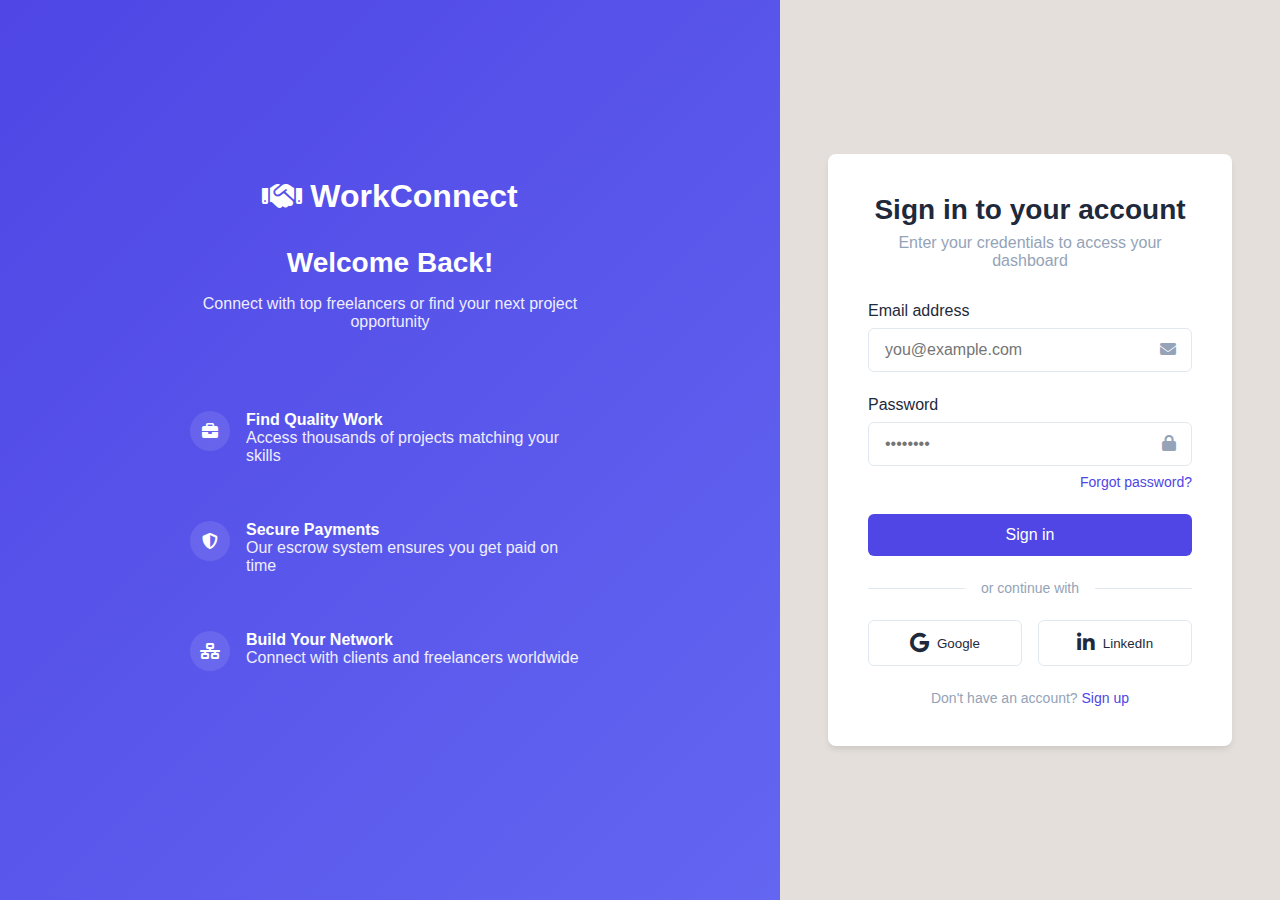
<file: accounts/templates/login.html>
<!DOCTYPE html>
<html lang="en">
<head>
    <meta charset="UTF-8">
    <meta name="viewport" content="width=device-width, initial-scale=1.0">
    <title>Login | WorkConnect</title>
    <link rel="stylesheet" href="https://cdnjs.cloudflare.com/ajax/libs/font-awesome/6.4.0/css/all.min.css">
    <style>
        :root {
            --primary: #4f46e5;
            --primary-light: #6366f1;
            --secondary: #10b981;
            --dark: #1e293b;
            --light: #f8fafc;
            --gray: #94a3b8;
            --error: #ef4444;
        }

        * {
            margin: 0;
            padding: 0;
            box-sizing: border-box;
            font-family: 'Inter', -apple-system, BlinkMacSystemFont, sans-serif;
        }

        body {
            /* background-color: #f9fafb; */
            background-color: #E4DFDA;
            color: var(--dark);
            display: flex;
            min-height: 100vh;
        }

        /* Left Panel (Branding) */
        .login-left {
            flex: 1;
            background: linear-gradient(135deg, var(--primary) 0%, var(--primary-light) 100%);
            color: white;
            padding: 3rem;
            display: flex;
            flex-direction: column;
            justify-content: center;
            align-items: center;
            text-align: center;
        }

        .login-logo {
            font-size: 2rem;
            font-weight: 700;
            margin-bottom: 2rem;
            display: flex;
            align-items: center;
            gap: 0.5rem;
        }

        .login-left h2 {
            font-size: 1.75rem;
            margin-bottom: 1rem;
        }

        .login-left p {
            opacity: 0.9;
            max-width: 400px;
            margin-bottom: 2rem;
        }

        .login-features {
            margin-top: 3rem;
            text-align: left;
            width: 100%;
            max-width: 400px;
        }

        .feature-item {
            display: flex;
            gap: 1rem;
            margin-bottom: 1.5rem;
            align-items: flex-start;
        }

        .feature-icon {
            background-color: rgba(255, 255, 255, 0.1);
            width: 40px;
            height: 40px;
            border-radius: 50%;
            display: flex;
            align-items: center;
            justify-content: center;
            flex-shrink: 0;
        }

        /* Right Panel (Login Form) */
        .login-right {
            flex: 1;
            display: flex;
            flex-direction: column;
            justify-content: center;
            padding: 3rem;
            max-width: 500px;
            margin: 0 auto;
        }

        .login-form-container {
            background: white;
            padding: 2.5rem;
            border-radius: 0.5rem;
            box-shadow: 0 4px 6px -1px rgba(0, 0, 0, 0.1);
        }

        .login-form-header {
            margin-bottom: 2rem;
            text-align: center;
        }

        .login-form-header h1 {
            font-size: 1.75rem;
            font-weight: 700;
            margin-bottom: 0.5rem;
            color: var(--dark);
        }

        .login-form-header p {
            color: var(--gray);
        }

        .form-group {
            margin-bottom: 1.5rem;
        }

        .form-group label {
            display: block;
            margin-bottom: 0.5rem;
            font-weight: 500;
            color: var(--dark);
        }

        .input-group {
            position: relative;
        }

        .form-control {
            width: 100%;
            padding: 0.75rem 1rem;
            border: 1px solid #e2e8f0;
            border-radius: 0.375rem;
            font-size: 1rem;
            transition: border-color 0.3s, box-shadow 0.3s;
        }

        .form-control:focus {
            outline: none;
            border-color: var(--primary);
            box-shadow: 0 0 0 3px rgba(79, 70, 229, 0.2);
        }

        .input-icon {
            position: absolute;
            right: 1rem;
            top: 50%;
            transform: translateY(-50%);
            color: var(--gray);
        }

        .forgot-password {
            display: block;
            text-align: right;
            margin-top: 0.5rem;
            font-size: 0.875rem;
            color: var(--primary);
            text-decoration: none;
        }

        .forgot-password:hover {
            text-decoration: underline;
        }

        .btn {
            display: inline-block;
            width: 100%;
            padding: 0.75rem 1rem;
            border-radius: 0.375rem;
            font-size: 1rem;
            font-weight: 500;
            text-align: center;
            cursor: pointer;
            transition: background-color 0.3s;
            border: none;
        }

        .btn-primary {
            background-color: var(--primary);
            color: white;
        }

        .btn-primary:hover {
            background-color: var(--primary-light);
        }

        .divider {
            display: flex;
            align-items: center;
            margin: 1.5rem 0;
            color: var(--gray);
            font-size: 0.875rem;
        }

        .divider::before,
        .divider::after {
            content: "";
            flex: 1;
            border-bottom: 1px solid #e2e8f0;
        }

        .divider::before {
            margin-right: 1rem;
        }

        .divider::after {
            margin-left: 1rem;
        }

        .social-login {
            display: flex;
            gap: 1rem;
            margin-bottom: 1.5rem;
        }

        .social-btn {
            flex: 1;
            padding: 0.75rem;
            border-radius: 0.375rem;
            display: flex;
            align-items: center;
            justify-content: center;
            background-color: white;
            border: 1px solid #e2e8f0;
            color: var(--dark);
            font-weight: 500;
            cursor: pointer;
            transition: background-color 0.3s;
        }

        .social-btn:hover {
            background-color: #f8fafc;
        }

        .social-btn i {
            margin-right: 0.5rem;
            font-size: 1.25rem;
        }

        .login-footer {
            text-align: center;
            margin-top: 1.5rem;
            color: var(--gray);
            font-size: 0.875rem;
        }

        .login-footer a {
            color: var(--primary);
            text-decoration: none;
            font-weight: 500;
        }

        .login-footer a:hover {
            text-decoration: underline;
        }

        .error-message {
            color: var(--error);
            font-size: 0.875rem;
            margin-top: 0.5rem;
            display: none;
        }

        /* Responsive Design */
        @media (max-width: 768px) {
            body {
                flex-direction: column;
            }

            .login-left {
                padding: 2rem 1.5rem;
                display: none; /* Hide on mobile or adjust as needed */
            }

            .login-right {
                padding: 2rem 1.5rem;
                width: 100%;
            }
        }
    </style>
</head>
<body>
    <!-- Left Panel (Branding) -->
    <div class="login-left">
        <div class="login-logo">
            <i class="fas fa-handshake"></i>
            <span>WorkConnect</span>
        </div>
        <h2>Welcome Back!</h2>
        <p>Connect with top freelancers or find your next project opportunity</p>
        
        <div class="login-features">
            <div class="feature-item">
                <div class="feature-icon">
                    <i class="fas fa-briefcase"></i>
                </div>
                <div>
                    <h4>Find Quality Work</h4>
                    <p>Access thousands of projects matching your skills</p>
                </div>
            </div>
            <div class="feature-item">
                <div class="feature-icon">
                    <i class="fas fa-shield-alt"></i>
                </div>
                <div>
                    <h4>Secure Payments</h4>
                    <p>Our escrow system ensures you get paid on time</p>
                </div>
            </div>
            <div class="feature-item">
                <div class="feature-icon">
                    <i class="fas fa-network-wired"></i>
                </div>
                <div>
                    <h4>Build Your Network</h4>
                    <p>Connect with clients and freelancers worldwide</p>
                </div>
            </div>
        </div>
    </div>

    <!-- Right Panel (Login Form) -->
    <div class="login-right">
        <div class="login-form-container">
            <div class="login-form-header">
                <h1>Sign in to your account</h1>
                <p>Enter your credentials to access your dashboard</p>
            </div>

            <form id="loginForm">
                <div class="form-group">
                    <label for="email">Email address</label>
                    <div class="input-group">
                        <input type="email" id="email" class="form-control" placeholder="you@example.com" required>
                        <div class="input-icon">
                            <i class="fas fa-envelope"></i>
                        </div>
                    </div>
                    <div class="error-message" id="emailError">Please enter a valid email address</div>
                </div>

                <div class="form-group">
                    <label for="password">Password</label>
                    <div class="input-group">
                        <input type="password" id="password" class="form-control" placeholder="••••••••" required>
                        <div class="input-icon">
                            <i class="fas fa-lock"></i>
                        </div>
                    </div>
                    <a href="#" class="forgot-password">Forgot password?</a>
                    <div class="error-message" id="passwordError">Password must be at least 8 characters</div>
                </div>

                <button type="submit" class="btn btn-primary">Sign in</button>
            </form>

            <div class="divider">or continue with</div>

            <div class="social-login">
                <button type="button" class="social-btn">
                    <i class="fab fa-google"></i>
                    Google
                </button>
                <button type="button" class="social-btn">
                    <i class="fab fa-linkedin-in"></i>
                    LinkedIn
                </button>
            </div>

            <div class="login-footer">
                Don't have an account? <a href="{% url 'signup' %}">Sign up</a>
            </div>
        </div>
    </div>

    <script>
        // Simple form validation
        document.getElementById('loginForm').addEventListener('submit', function(e) {
            e.preventDefault();
            
            const email = document.getElementById('email');
            const password = document.getElementById('password');
            const emailError = document.getElementById('emailError');
            const passwordError = document.getElementById('passwordError');
            
            let isValid = true;
            
            // Reset errors
            emailError.style.display = 'none';
            passwordError.style.display = 'none';
            
            // Validate email
            if (!email.value || !/^[^\s@]+@[^\s@]+\.[^\s@]+$/.test(email.value)) {
                emailError.style.display = 'block';
                isValid = false;
            }
            
            // Validate password
            if (!password.value || password.value.length < 8) {
                passwordError.style.display = 'block';
                isValid = false;
            }
            
            if (isValid) {
                // Form is valid - submit to server
                alert('Login successful! (This would submit to your backend in a real app)');
                // window.location.href = 'dashboard.html';
            }
        });

        // Toggle password visibility (bonus feature)
        document.querySelector('.fa-lock').addEventListener('click', function() {
            const password = document.getElementById('password');
            const icon = this;
            
            if (password.type === 'password') {
                password.type = 'text';
                icon.classList.remove('fa-lock');
                icon.classList.add('fa-unlock');
            } else {
                password.type = 'password';
                icon.classList.remove('fa-unlock');
                icon.classList.add('fa-lock');
            }
        });
    </script>
</body>
</html>
</file>
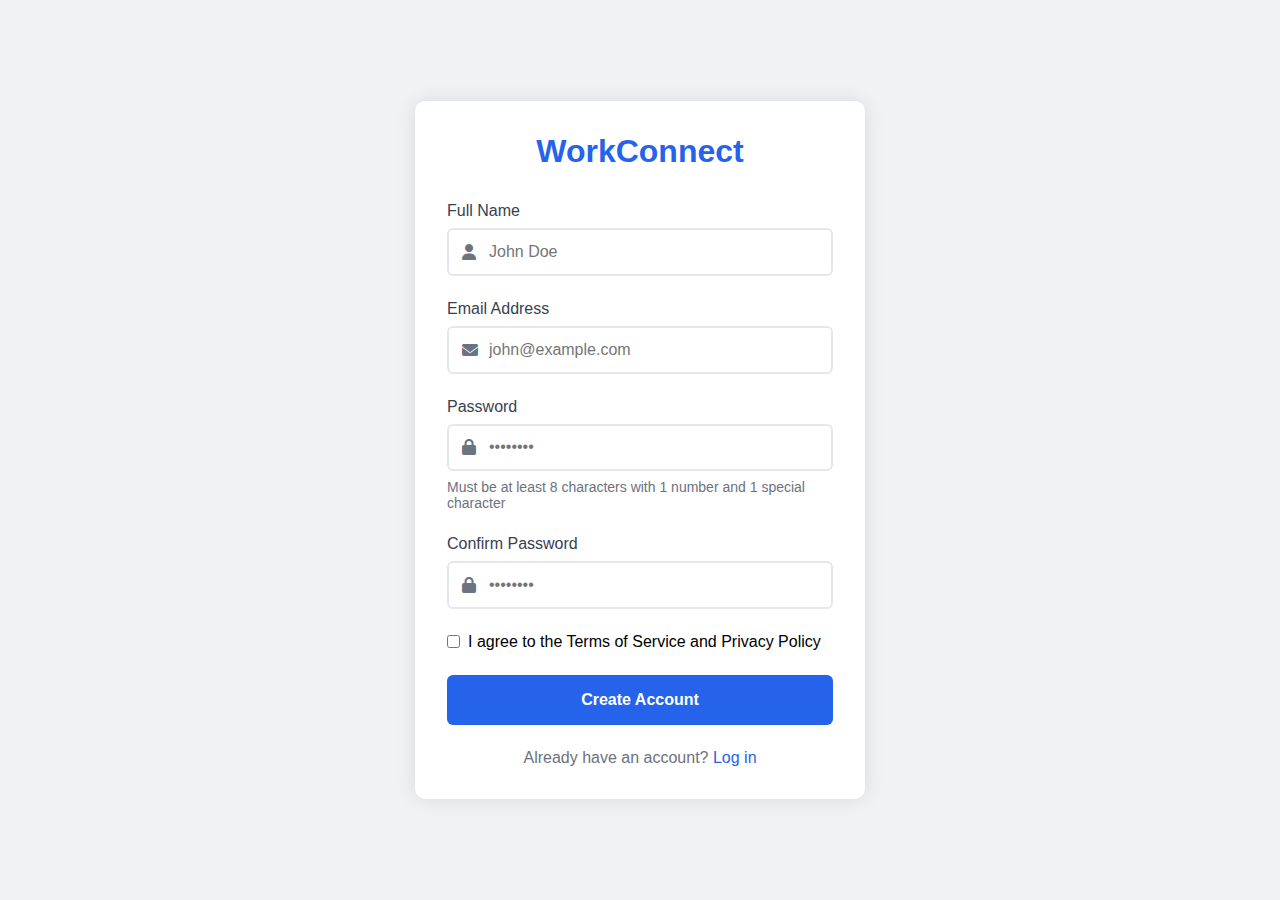
<file: accounts/templates/signup.html>
<!DOCTYPE html>
<html lang="en">
<head>
    <meta charset="UTF-8">
    <meta name="viewport" content="width=device-width, initial-scale=1.0">
    <title>WorkConnect - Sign Up</title>
    <!-- Font Awesome -->
    <link rel="stylesheet" href="https://cdnjs.cloudflare.com/ajax/libs/font-awesome/6.4.0/css/all.min.css">
    <style>
        * {
            margin: 0;
            padding: 0;
            box-sizing: border-box;
            font-family: 'Segoe UI', Tahoma, Geneva, Verdana, sans-serif;
        }

        body {
            min-height: 100vh;
            display: flex;
            justify-content: center;
            align-items: center;
            background: #f0f2f5;
        }

        .signup-container {
            background: white;
            padding: 2rem;
            border-radius: 10px;
            box-shadow: 0 0 20px rgba(0, 0, 0, 0.1);
            width: 100%;
            max-width: 450px;
        }

        .logo {
            text-align: center;
            margin-bottom: 2rem;
        }

        .logo h1 {
            color: #2563eb;
            font-size: 2rem;
        }

        .form-group {
            margin-bottom: 1.5rem;
            position: relative;
        }

        .form-group label {
            display: block;
            margin-bottom: 0.5rem;
            color: #374151;
            font-weight: 500;
        }

        .input-icon {
            position: relative;
        }

        .input-icon i {
            position: absolute;
            left: 15px;
            top: 50%;
            transform: translateY(-50%);
            color: #6b7280;
        }

        .form-control {
            width: 100%;
            padding: 0.8rem 1rem 0.8rem 40px;
            border: 2px solid #e5e7eb;
            border-radius: 6px;
            font-size: 1rem;
            transition: border-color 0.3s ease;
        }

        .form-control:focus {
            outline: none;
            border-color: #2563eb;
        }

        .password-rules {
            font-size: 0.875rem;
            color: #6b7280;
            margin-top: 0.5rem;
        }

        .terms {
            display: flex;
            align-items: center;
            margin: 1.5rem 0;
        }

        .terms input {
            margin-right: 0.5rem;
        }

        .btn-signup {
            width: 100%;
            padding: 1rem;
            background: #2563eb;
            color: white;
            border: none;
            border-radius: 6px;
            font-size: 1rem;
            font-weight: 600;
            cursor: pointer;
            transition: background 0.3s ease;
        }

        .btn-signup:hover {
            background: #1d4ed8;
        }

        .login-link {
            text-align: center;
            margin-top: 1.5rem;
            color: #6b7280;
        }

        .login-link a {
            color: #2563eb;
            text-decoration: none;
            font-weight: 500;
        }

        .error-message {
            color: #dc2626;
            font-size: 0.875rem;
            margin-top: 0.25rem;
            display: none;
        }

        @media (max-width: 480px) {
            .signup-container {
                margin: 1rem;
                padding: 1.5rem;
            }
        }
    </style>
</head>
<body>
    <div class="signup-container">
        <div class="logo">
            <h1>WorkConnect</h1>
        </div>
        
        <form id="signupForm" onsubmit="return validateForm()">
            <div class="form-group">
                <label for="fullname">Full Name</label>
                <div class="input-icon">
                    <i class="fas fa-user"></i>
                    <input type="text" class="form-control" id="fullname" placeholder="John Doe" required>
                </div>
            </div>

            <div class="form-group">
                <label for="email">Email Address</label>
                <div class="input-icon">
                    <i class="fas fa-envelope"></i>
                    <input type="email" class="form-control" id="email" placeholder="john@example.com" required>
                </div>
            </div>

            <div class="form-group">
                <label for="password">Password</label>
                <div class="input-icon">
                    <i class="fas fa-lock"></i>
                    <input type="password" class="form-control" id="password" placeholder="••••••••" required>
                </div>
                <div class="password-rules">
                    Must be at least 8 characters with 1 number and 1 special character
                </div>
            </div>

            <div class="form-group">
                <label for="confirm-password">Confirm Password</label>
                <div class="input-icon">
                    <i class="fas fa-lock"></i>
                    <input type="password" class="form-control" id="confirm-password" placeholder="••••••••" required>
                </div>
                <div class="error-message" id="password-error">
                    Passwords do not match
                </div>
            </div>

            <div class="terms">
                <input type="checkbox" id="terms" required>
                <label for="terms">I agree to the Terms of Service and Privacy Policy</label>
            </div>

            <button type="submit" class="btn-signup">Create Account</button>
        </form>

        <div class="login-link">
            Already have an account? <a href="{% url 'login' %}">Log in</a>
        </div>
    </div>

    <script>
        function validateForm() {
            const password = document.getElementById('password').value;
            const confirmPassword = document.getElementById('confirm-password').value;
            const passwordError = document.getElementById('password-error');

            // Password validation
            const passwordRegex = /^(?=.*[A-Za-z])(?=.*\d)(?=.*[@$!%*#?&])[A-Za-z\d@$!%*#?&]{8,}$/;
            
            if (!passwordRegex.test(password)) {
                alert('Password must be at least 8 characters with 1 number and 1 special character');
                return false;
            }

            if (password !== confirmPassword) {
                passwordError.style.display = 'block';
                return false;
            } else {
                passwordError.style.display = 'none';
            }

            // Simulate form submission
            alert('Account created successfully!');
            return false; // Remove this line when connecting to backend
        }
    </script>
</body>
</html>
</file>
